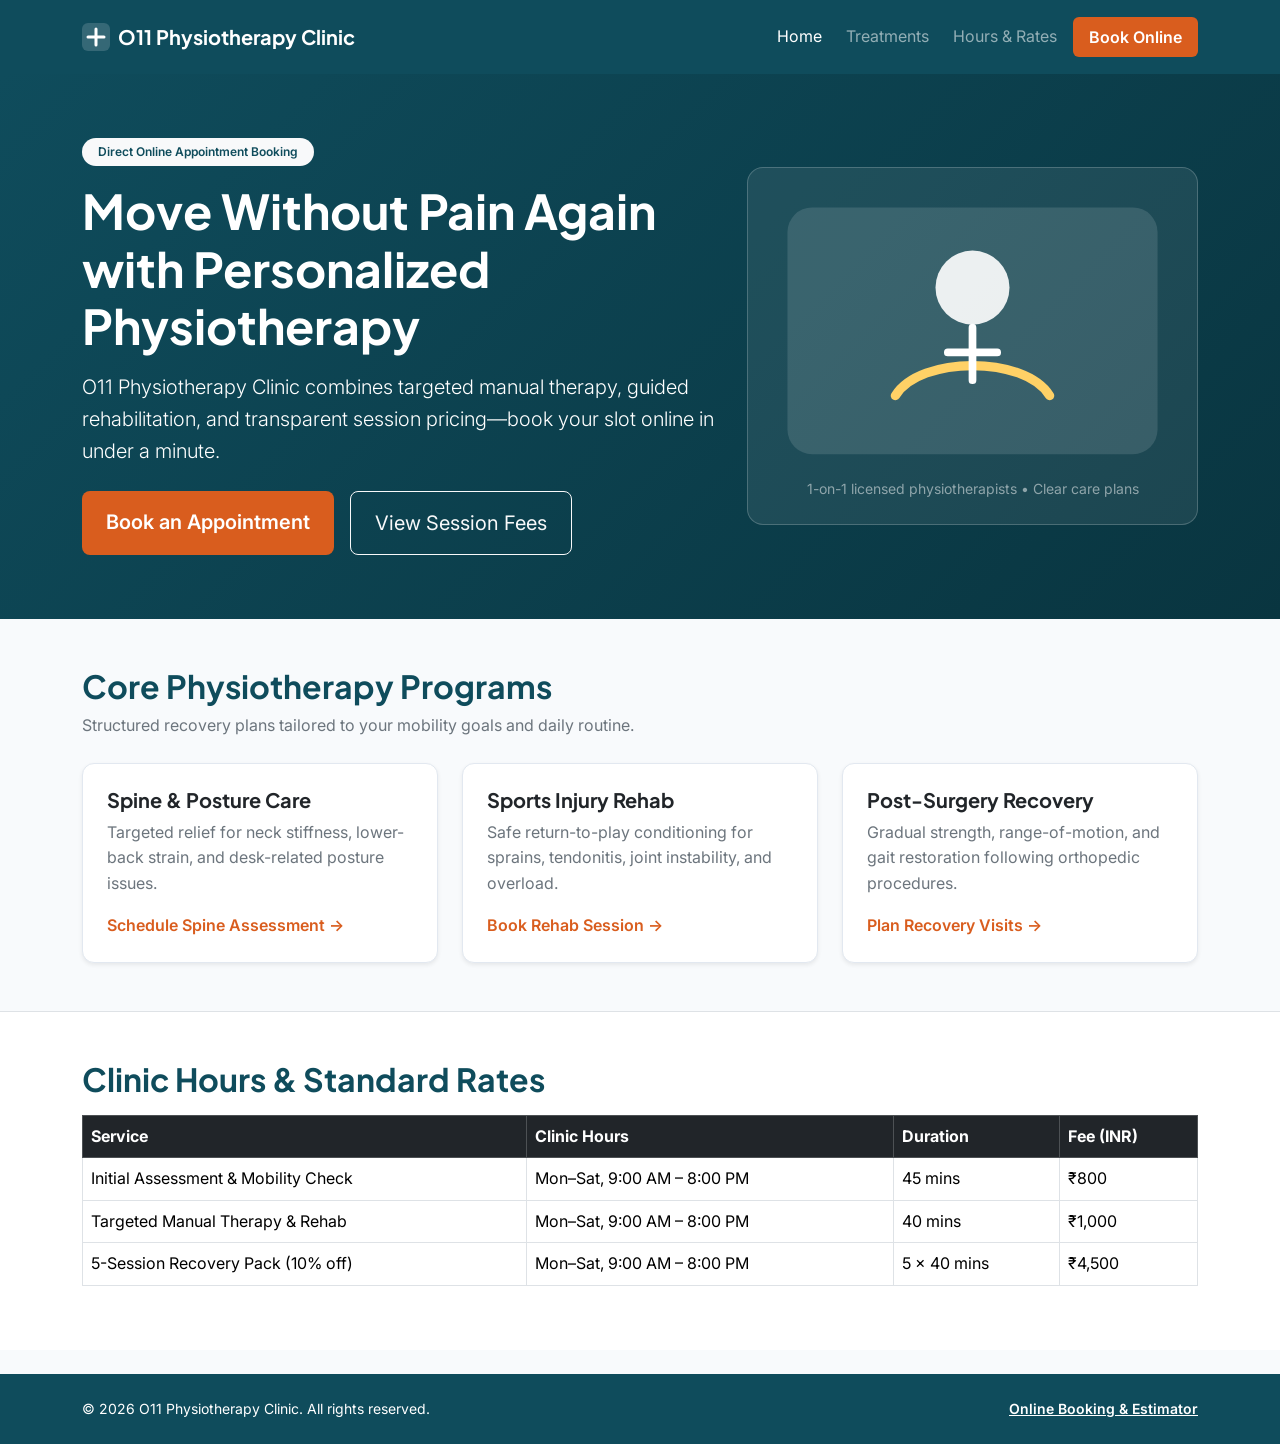
<file: index.html>
<!DOCTYPE html>
<html lang="en">
<head>
  <meta charset="UTF-8" />
  <meta name="viewport" content="width=device-width, initial-scale=1.0" />
  <title>O11 Physiotherapy Clinic | Pain Relief, Rehab &amp; Online Booking</title>
  <meta
    name="description"
    content="Book physiotherapy sessions online at O11 Physiotherapy Clinic. Evidence-based sports injury rehab, spine care, and post-surgery recovery with clear pricing."
  />
  <meta
    name="keywords"
    content="physiotherapy clinic, online physiotherapy booking, back and neck pain rehab"
  />
  <link rel="preconnect" href="https://fonts.googleapis.com" />
  <link rel="preconnect" href="https://fonts.gstatic.com" crossorigin />
  <link
    href="https://fonts.googleapis.com/css2?family=Inter:wght@400;500;600&family=Plus+Jakarta+Sans:wght@600;700&display=swap"
    rel="stylesheet"
  />
  <link
    href="https://cdn.jsdelivr.net/npm/bootstrap@5.3.3/dist/css/bootstrap.min.css"
    rel="stylesheet"
  />
  <link rel="stylesheet" href="styles.css" />
</head>
<body>
  <header class="site-header sticky-top">
    <nav class="navbar navbar-expand-lg navbar-dark bg-brand-teal py-3" aria-label="Main navigation">
      <div class="container">
        <a class="navbar-brand fw-bold d-flex align-items-center gap-2" href="index.html">
          <svg width="28" height="28" viewBox="0 0 28 28" fill="none" aria-hidden="true">
            <rect width="28" height="28" rx="6" fill="#FFFFFF" fill-opacity="0.16" />
            <path d="M14 6V22M6 14H22" stroke="#FFFFFF" stroke-width="3" stroke-linecap="round" />
          </svg>
          <span>O11 Physiotherapy Clinic</span>
        </a>
        <button
          class="navbar-toggler"
          type="button"
          data-bs-toggle="collapse"
          data-bs-target="#mainNav"
          aria-controls="mainNav"
          aria-expanded="false"
          aria-label="Toggle navigation"
        >
          <span class="navbar-toggler-icon"></span>
        </button>
        <div class="collapse navbar-collapse" id="mainNav">
          <ul class="navbar-nav ms-auto gap-lg-2 align-items-lg-center">
            <li class="nav-item"><a class="nav-link active" href="index.html">Home</a></li>
            <li class="nav-item"><a class="nav-link" href="#services">Treatments</a></li>
            <li class="nav-item"><a class="nav-link" href="#schedule">Hours &amp; Rates</a></li>
            <li class="nav-item mt-2 mt-lg-0">
              <a class="btn btn-cta px-3 py-2 fw-semibold" href="booking.html">Book Online</a>
            </li>
          </ul>
        </div>
      </div>
    </nav>
  </header>

  <main>
    <section class="hero-section py-5">
      <div class="container py-lg-3">
        <div class="row align-items-center g-4">
          <div class="col-lg-7">
            <span class="badge rounded-pill text-bg-light text-brand-teal mb-3 px-3 py-2 fw-semibold">
              Direct Online Appointment Booking
            </span>
            <h1 class="display-5 fw-bold mb-3">
              Move Without Pain Again with Personalized Physiotherapy
            </h1>
            <p class="lead mb-4">
              O11 Physiotherapy Clinic combines targeted manual therapy, guided rehabilitation,
              and transparent session pricing—book your slot online in under a minute.
            </p>
            <div class="d-flex flex-wrap gap-3">
              <a href="booking.html" class="btn btn-cta btn-lg px-4 py-3 fw-semibold">
                Book an Appointment
              </a>
              <a href="#schedule" class="btn btn-outline-light btn-lg px-4 py-3">
                View Session Fees
              </a>
            </div>
          </div>
          <div class="col-lg-5 text-center">
            <div class="hero-visual p-4 rounded-4">
              <svg
                viewBox="0 0 260 180"
                class="w-100 h-auto"
                role="img"
                aria-label="Illustration of spine alignment and mobility recovery"
              >
                <rect x="10" y="10" width="240" height="160" rx="16" fill="#FFFFFF" fill-opacity="0.12" />
                <circle cx="130" cy="62" r="24" fill="#FFFFFF" fill-opacity="0.9" />
                <path
                  d="M80 132C96 106 164 106 180 132"
                  stroke="#FFD166"
                  stroke-width="6"
                  stroke-linecap="round"
                  fill="none"
                />
                <path
                  d="M130 88V122M114 104H146"
                  stroke="#FFFFFF"
                  stroke-width="5"
                  stroke-linecap="round"
                />
              </svg>
              <p class="small mb-0 mt-2 text-white-50">
                1-on-1 licensed physiotherapists &bull; Clear care plans
              </p>
            </div>
          </div>
        </div>
      </div>
    </section>

    <section id="services" class="py-5">
      <div class="container">
        <div class="mb-4">
          <h2 class="h2 fw-bold text-brand-teal">Core Physiotherapy Programs</h2>
          <p class="text-secondary mb-0">
            Structured recovery plans tailored to your mobility goals and daily routine.
          </p>
        </div>
        <div class="row g-4">
          <div class="col-md-4">
            <article class="card service-card h-100 shadow-sm">
              <div class="card-body p-4">
                <h3 class="h5 fw-bold">Spine &amp; Posture Care</h3>
                <p class="text-secondary">
                  Targeted relief for neck stiffness, lower-back strain, and desk-related posture issues.
                </p>
                <a href="booking.html" class="fw-semibold link-accent">Schedule Spine Assessment &rarr;</a>
              </div>
            </article>
          </div>
          <div class="col-md-4">
            <article class="card service-card h-100 shadow-sm">
              <div class="card-body p-4">
                <h3 class="h5 fw-bold">Sports Injury Rehab</h3>
                <p class="text-secondary">
                  Safe return-to-play conditioning for sprains, tendonitis, joint instability, and overload.
                </p>
                <a href="booking.html" class="fw-semibold link-accent">Book Rehab Session &rarr;</a>
              </div>
            </article>
          </div>
          <div class="col-md-4">
            <article class="card service-card h-100 shadow-sm">
              <div class="card-body p-4">
                <h3 class="h5 fw-bold">Post-Surgery Recovery</h3>
                <p class="text-secondary">
                  Gradual strength, range-of-motion, and gait restoration following orthopedic procedures.
                </p>
                <a href="booking.html" class="fw-semibold link-accent">Plan Recovery Visits &rarr;</a>
              </div>
            </article>
          </div>
        </div>
      </div>
    </section>

    <section id="schedule" class="py-5 bg-white border-top">
      <div class="container">
        <h2 class="h2 fw-bold text-brand-teal mb-3">Clinic Hours &amp; Standard Rates</h2>
        <div class="table-responsive">
          <table class="table table-bordered align-middle clinic-table">
            <thead class="table-dark">
              <tr>
                <th scope="col">Service</th>
                <th scope="col">Clinic Hours</th>
                <th scope="col">Duration</th>
                <th scope="col">Fee (INR)</th>
              </tr>
            </thead>
            <tbody>
              <tr>
                <td>Initial Assessment &amp; Mobility Check</td>
                <td>Mon–Sat, 9:00 AM – 8:00 PM</td>
                <td>45 mins</td>
                <td>&#8377;800</td>
              </tr>
              <tr>
                <td>Targeted Manual Therapy &amp; Rehab</td>
                <td>Mon–Sat, 9:00 AM – 8:00 PM</td>
                <td>40 mins</td>
                <td>&#8377;1,000</td>
              </tr>
              <tr>
                <td>5-Session Recovery Pack (10% off)</td>
                <td>Mon–Sat, 9:00 AM – 8:00 PM</td>
                <td>5 &times; 40 mins</td>
                <td>&#8377;4,500</td>
              </tr>
            </tbody>
          </table>
        </div>
      </div>
    </section>
  </main>

  <footer class="bg-brand-teal text-white py-4 mt-4">
    <div class="container d-flex flex-column flex-sm-row justify-content-between align-items-center gap-2">
      <p class="mb-0 small">&copy; 2026 O11 Physiotherapy Clinic. All rights reserved.</p>
      <a href="booking.html" class="text-white fw-semibold small">Online Booking &amp; Estimator</a>
    </div>
  </footer>

  <script src="https://cdn.jsdelivr.net/npm/bootstrap@5.3.3/dist/js/bootstrap.bundle.min.js"></script>
</body>
</html>
</file>
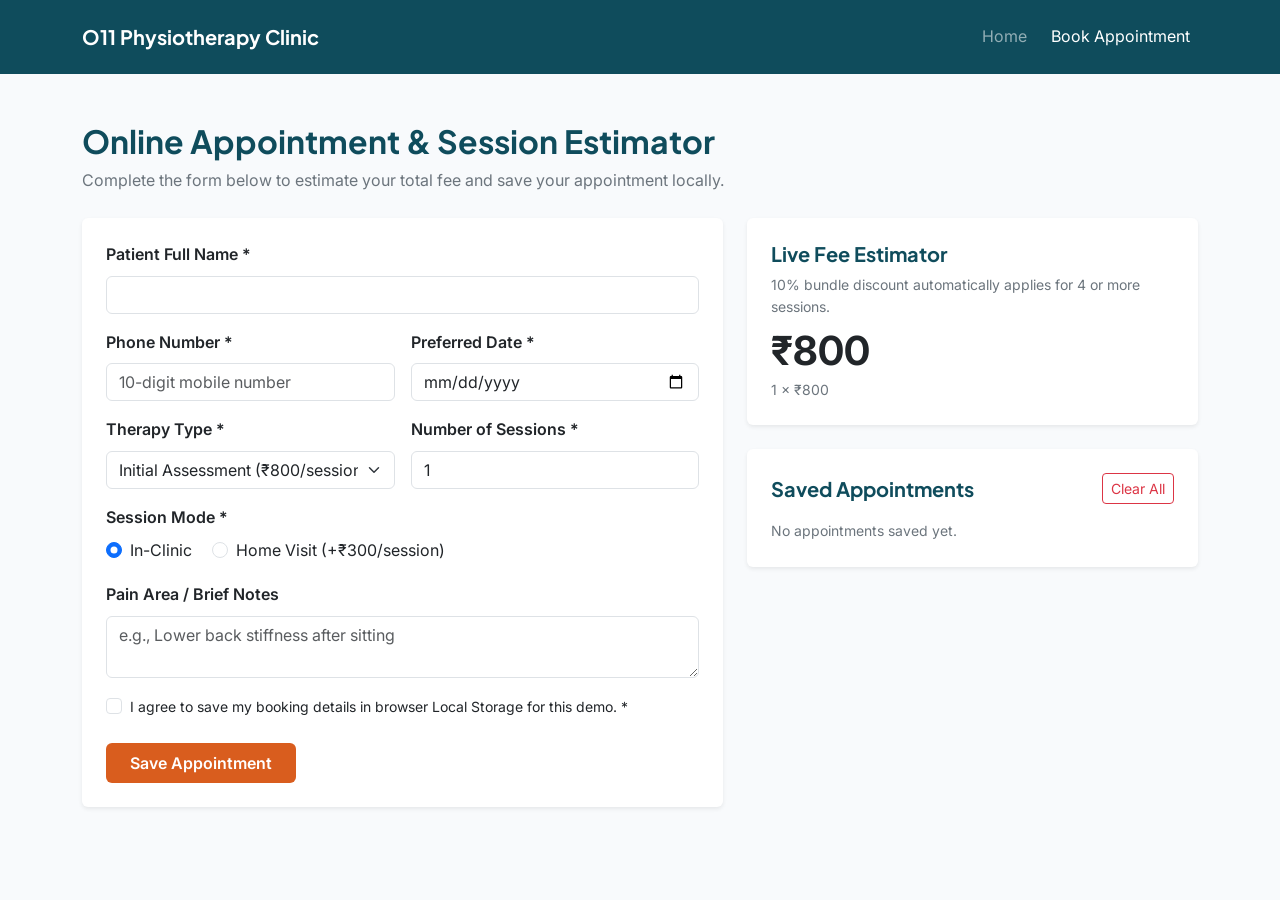
<file: booking.html>
<!DOCTYPE html>
<html lang="en">
<head>
  <meta charset="UTF-8" />
  <meta name="viewport" content="width=device-width, initial-scale=1.0" />
  <title>Book Appointment | O11 Physiotherapy Clinic</title>
  <meta
    name="description"
    content="Schedule your physiotherapy session online, estimate multi-visit costs, and manage your saved appointments at O11 Physiotherapy Clinic."
  />
  <meta
    name="keywords"
    content="book physiotherapy appointment, physiotherapy session cost estimator, clinic booking"
  />
  <link rel="preconnect" href="https://fonts.googleapis.com" />
  <link rel="preconnect" href="https://fonts.gstatic.com" crossorigin />
  <link
    href="https://fonts.googleapis.com/css2?family=Inter:wght@400;500;600&family=Plus+Jakarta+Sans:wght@600;700&display=swap"
    rel="stylesheet"
  />
  <link
    href="https://cdn.jsdelivr.net/npm/bootstrap@5.3.3/dist/css/bootstrap.min.css"
    rel="stylesheet"
  />
  <link rel="stylesheet" href="styles.css" />
</head>
<body>
  <header class="site-header sticky-top">
    <nav class="navbar navbar-expand-lg navbar-dark bg-brand-teal py-3" aria-label="Main navigation">
      <div class="container">
        <a class="navbar-brand fw-bold" href="index.html">O11 Physiotherapy Clinic</a>
        <button
          class="navbar-toggler"
          type="button"
          data-bs-toggle="collapse"
          data-bs-target="#bookingNav"
          aria-controls="bookingNav"
          aria-expanded="false"
          aria-label="Toggle navigation"
        >
          <span class="navbar-toggler-icon"></span>
        </button>
        <div class="collapse navbar-collapse" id="bookingNav">
          <ul class="navbar-nav ms-auto gap-lg-2">
            <li class="nav-item"><a class="nav-link" href="index.html">Home</a></li>
            <li class="nav-item"><a class="nav-link active" href="booking.html">Book Appointment</a></li>
          </ul>
        </div>
      </div>
    </nav>
  </header>

  <main class="py-5">
    <div class="container">
      <div class="mb-4">
        <h1 class="h2 fw-bold text-brand-teal">Online Appointment &amp; Session Estimator</h1>
        <p class="text-secondary mb-0">
          Complete the form below to estimate your total fee and save your appointment locally.
        </p>
      </div>

      <div class="row g-4">
        <div class="col-lg-7">
          <div class="card shadow-sm border-0">
            <div class="card-body p-4">
              <form id="bookingForm" novalidate>
                <div class="mb-3">
                  <label for="patientName" class="form-label fw-semibold">Patient Full Name *</label>
                  <input type="text" class="form-control" id="patientName" required minlength="2" />
                  <div class="invalid-feedback">Please enter your full name (at least 2 characters).</div>
                </div>

                <div class="row g-3 mb-3">
                  <div class="col-sm-6">
                    <label for="patientPhone" class="form-label fw-semibold">Phone Number *</label>
                    <input
                      type="tel"
                      class="form-control"
                      id="patientPhone"
                      placeholder="10-digit mobile number"
                      required
                    />
                    <div class="invalid-feedback">Please enter a valid 10-digit phone number.</div>
                  </div>
                  <div class="col-sm-6">
                    <label for="preferredDate" class="form-label fw-semibold">Preferred Date *</label>
                    <input type="date" class="form-control" id="preferredDate" required />
                    <div class="invalid-feedback">Please select an appointment date.</div>
                  </div>
                </div>

                <div class="row g-3 mb-3">
                  <div class="col-sm-6">
                    <label for="serviceType" class="form-label fw-semibold">Therapy Type *</label>
                    <select class="form-select" id="serviceType" required>
                      <option value="800" data-label="Initial Assessment (₹800/session)">
                        Initial Assessment (&#8377;800/session)
                      </option>
                      <option value="1000" data-label="Manual Therapy &amp; Rehab (₹1,000/session)">
                        Manual Therapy &amp; Rehab (&#8377;1,000/session)
                      </option>
                      <option value="900" data-label="Post-Surgery Care (₹900/session)">
                        Post-Surgery Care (&#8377;900/session)
                      </option>
                    </select>
                  </div>
                  <div class="col-sm-6">
                    <label for="sessionCount" class="form-label fw-semibold">Number of Sessions *</label>
                    <input
                      type="number"
                      class="form-control"
                      id="sessionCount"
                      min="1"
                      max="20"
                      value="1"
                      required
                    />
                    <div class="invalid-feedback">Enter between 1 and 20 sessions.</div>
                  </div>
                </div>

                <div class="mb-3">
                  <label class="form-label fw-semibold d-block">Session Mode *</label>
                  <div class="form-check form-check-inline">
                    <input
                      class="form-check-input"
                      type="radio"
                      name="sessionMode"
                      id="modeClinic"
                      value="In-Clinic"
                      checked
                    />
                    <label class="form-check-label" for="modeClinic">In-Clinic</label>
                  </div>
                  <div class="form-check form-check-inline">
                    <input
                      class="form-check-input"
                      type="radio"
                      name="sessionMode"
                      id="modeHome"
                      value="Home Visit (+₹300/session)"
                    />
                    <label class="form-check-label" for="modeHome">Home Visit (+&#8377;300/session)</label>
                  </div>
                </div>

                <div class="mb-3">
                  <label for="notes" class="form-label fw-semibold">Pain Area / Brief Notes</label>
                  <textarea
                    class="form-control"
                    id="notes"
                    rows="2"
                    placeholder="e.g., Lower back stiffness after sitting"
                  ></textarea>
                </div>

                <div class="form-check mb-4">
                  <input class="form-check-input" type="checkbox" id="consentCheck" required />
                  <label class="form-check-label small" for="consentCheck">
                    I agree to save my booking details in browser Local Storage for this demo. *
                  </label>
                  <div class="invalid-feedback">Please check this box to confirm your booking.</div>
                </div>

                <button type="submit" class="btn btn-cta px-4 py-2 fw-semibold">
                  Save Appointment
                </button>
              </form>
            </div>
          </div>
        </div>

        <div class="col-lg-5">
          <div class="card shadow-sm border-0 mb-4">
            <div class="card-body p-4">
              <h2 class="h5 fw-bold text-brand-teal">Live Fee Estimator</h2>
              <p class="small text-secondary mb-2">
                10% bundle discount automatically applies for 4 or more sessions.
              </p>
              <p class="display-6 fw-bold mb-1" id="estimatedTotal">&#8377;800</p>
              <p class="small text-secondary mb-0" id="estimateBreakdown">1 session &times; &#8377;800</p>
            </div>
          </div>

          <div class="card shadow-sm border-0">
            <div class="card-body p-4">
              <div class="d-flex justify-content-between align-items-center mb-3">
                <h2 class="h5 fw-bold text-brand-teal mb-0">Saved Appointments</h2>
                <button type="button" id="clearAllBtn" class="btn btn-sm btn-outline-danger">
                  Clear All
                </button>
              </div>
              <div id="appointmentsList" class="d-flex flex-column gap-2"></div>
            </div>
          </div>
        </div>
      </div>
    </div>
  </main>

  <script src="https://cdn.jsdelivr.net/npm/bootstrap@5.3.3/dist/js/bootstrap.bundle.min.js"></script>
  <script src="app.js"></script>
</body>
</html>
</file>
<file: styles.css>
:root {
  --brand-teal: #0f4c5c;
  --brand-teal-dark: #093540;
  --accent-coral: #d95d1e;
  --accent-coral-hover: #b84b14;
  --surface-light: #f8fafc;
  --ink-dark: #1e293b;
}

body {
  font-family: "Inter", system-ui, -apple-system, sans-serif;
  color: var(--ink-dark);
  background-color: var(--surface-light);
  font-size: 16px;
  line-height: 1.6;
}

h1, h2, h3, .navbar-brand {
  font-family: "Plus Jakarta Sans", "Inter", sans-serif;
}

.bg-brand-teal {
  background-color: var(--brand-teal) !important;
}

.text-brand-teal {
  color: var(--brand-teal) !important;
}

.hero-section {
  background: linear-gradient(135deg, var(--brand-teal) 0%, var(--brand-teal-dark) 100%);
  color: #ffffff;
}

.hero-visual {
  background-color: rgba(255, 255, 255, 0.08);
  border: 1px solid rgba(255, 255, 255, 0.2);
}

.btn-cta {
  background-color: var(--accent-coral);
  color: #ffffff;
  border: none;
  transition: transform 0.2s ease, background-color 0.2s ease;
}

.btn-cta:hover,
.btn-cta:focus-visible {
  background-color: var(--accent-coral-hover);
  color: #ffffff;
  transform: translateY(-2px);
}

.link-accent {
  color: var(--accent-coral);
  text-decoration: none;
}

.link-accent:hover {
  text-decoration: underline;
}

.service-card {
  border: 1px solid #e2e8f0;
  border-radius: 12px;
}

/* Media Query 1: Tablet & smaller */
@media (max-width: 991.98px) {
  .display-5 {
    font-size: 2.1rem;
  }
}

/* Media Query 2: Mobile phones */
@media (max-width: 575.98px) {
  body {
    font-size: 15.5px;
  }

  .btn-lg {
    width: 100%;
  }
}
</file>
